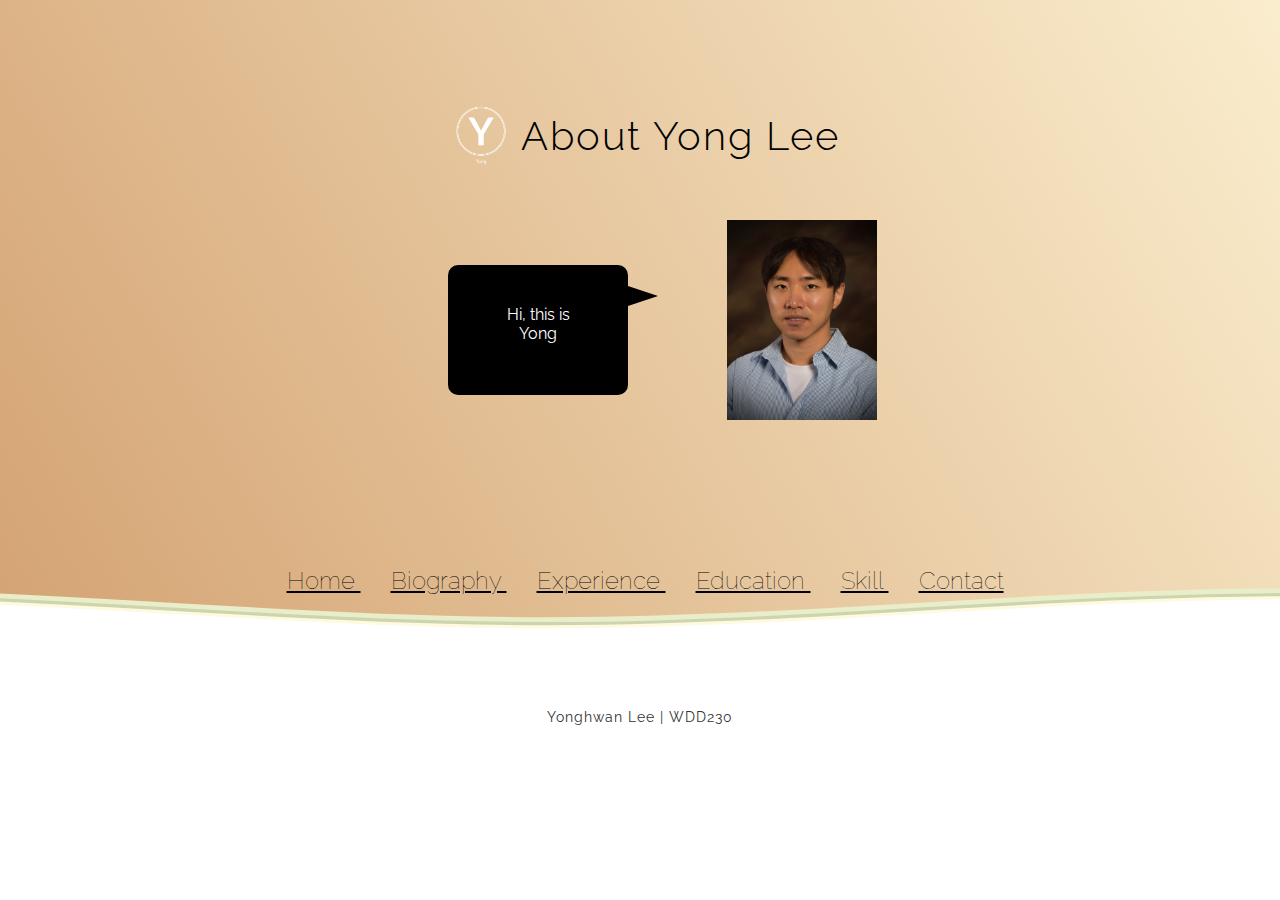
<file: index.html>
<!DOCTYPE html>
<html lang="en">
<head>
  <meta charset="UTF-8">
  <meta http-equiv="X-UA-Compatible" content="IE=edge">
  <meta name="viewport" content="width=device-width, initial-scale=1.0">
  <title>Document</title>
  <link rel="stylesheet" href="home.css">
  <link rel="stylesheet" href="small.css">
  <link rel="stylesheet" href="medium.css">
  <link rel="stylesheet" href="large.css">
  
</head>
<body>
  <div class="header">
    <!--Content before waves-->
    <div class="inner-header flex">
      <img src="./image/Yong-logos_white.png" alt="logo" style="height: 80px; width: 80px;">
      <h1>About Yong Lee</h1>
    </div>
    <div class ="grid1">
      <div class = "box">
        <div class = "pull">Hi, this is Yong </div>
      </div>
    </div>
    <div class ="grid1">
      <div class = "me"><img src="./image/Yonghwan.jpg" alt="me"></div>
    </div>
    <nav class="pages">
      <span class="topbarbutton"><a href="./index.html"> Home </a></span>
      <span class="topbarbutton"><a href="./biography/mylife.html"> Biography </a></span>
      <span class="topbarbutton"><a href="./experience/experience.html"> Experience </a></span>
      <span class="topbarbutton"><a href="./education/education.html"> Education </a></span>
      <span class="topbarbutton"><a href="./skill/skill.html"> Skill </a></span>
      <span class="topbarbutton"><a href="./contact/contact.html"> Contact </a></span>
    </nav>
  
    <!--Waves Container-->
    <div>
      <svg class="waves" xmlns="http://www.w3.org/2000/svg" xmlns:xlink="http://www.w3.org/1999/xlink"
        viewBox="0 24 150 28" preserveAspectRatio="none" shape-rendering="auto">
        <defs>
          <path id="gentle-wave" d="M-160 44c30 0 58-18 88-18s 58 18 88 18 58-18 88-18 58 18 88 18 v44h-352z" />
        </defs>
        <g class="parallax">
          <use xlink:href="#gentle-wave" x="48" y="0" fill="#E9EDC9" />
          <use xlink:href="#gentle-wave" x="48" y="3" fill="#CCD5AE" />
          <use xlink:href="#gentle-wave" x="48" y="5" fill="#FEFAE0" />
          <use xlink:href="#gentle-wave" x="48" y="7" fill="#fff" />
        </g>
      </svg>
    </div>
  <!--Waves end-->

  </div>
  <!--Header ends-->
  
  <!--Content starts-->
  <div class="content flex">
    <p>Yonghwan Lee | WDD230 </p>
  </div>
  <!--Content ends-->
</body>
</html>
</file>
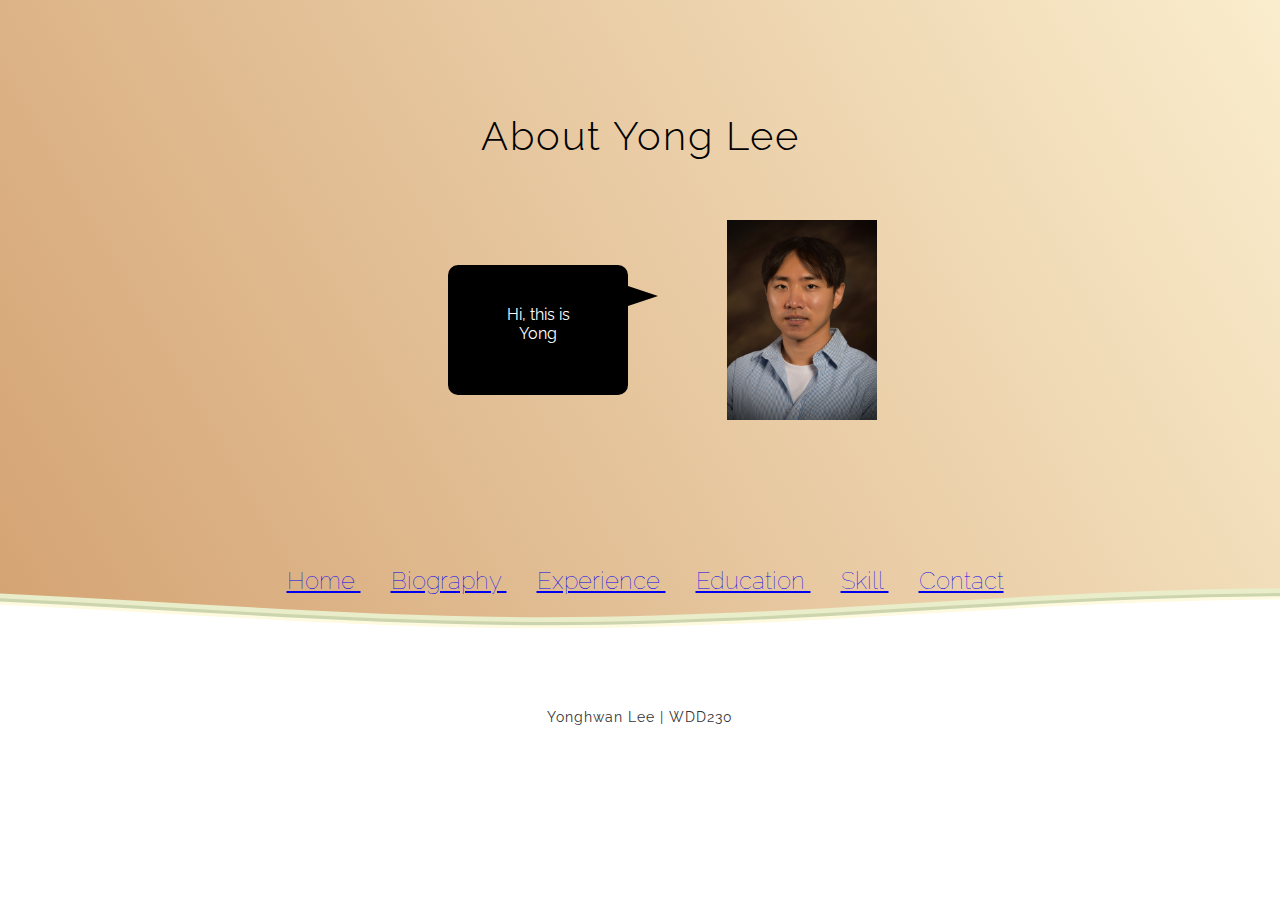
<file: home.html>
<!DOCTYPE html>
<html lang="en">
<head>
  <meta charset="UTF-8">
  <meta http-equiv="X-UA-Compatible" content="IE=edge">
  <meta name="viewport" content="width=device-width, initial-scale=1.0">
  <title>Document</title>
  <link rel="stylesheet" href="home.css">
  <link rel="stylesheet" href="small.css">
  <link rel="stylesheet" href="medium.css">
  <link rel="stylesheet" href="large.css">
  
</head>
<body>
  <div class="header">
    <!--Content before waves-->
    <div class="inner-header flex">
      <h1>About Yong Lee</h1>
    </div>
    <div class ="grid1">
      <div class = "box">
        <div class = "pull">Hi, this is Yong </div>
      </div>
    </div>
    <div class ="grid1">
      <div class = "me"><img src="./image/Yonghwan Lee.jpg" alt="me"></div>
    </div>
    <nav class="pages">
      <span><a href="./home.html"> Home </a></span>
      <span><a href="./biography/mylife.html"> Biography </a></span>
      <span><a href="./experience/experience.html"> Experience </a></span>
      <span><a href="./education/education.html"> Education </a></span>
      <span><a href="./skill/skill.html"> Skill </a></span>
      <span><a href="./contact/contact.html"> Contact </a></span>
    </nav>
  
    <!--Waves Container-->
    <div>
      <svg class="waves" xmlns="http://www.w3.org/2000/svg" xmlns:xlink="http://www.w3.org/1999/xlink"
        viewBox="0 24 150 28" preserveAspectRatio="none" shape-rendering="auto">
        <defs>
          <path id="gentle-wave" d="M-160 44c30 0 58-18 88-18s 58 18 88 18 58-18 88-18 58 18 88 18 v44h-352z" />
        </defs>
        <g class="parallax">
          <use xlink:href="#gentle-wave" x="48" y="0" fill="#E9EDC9" />
          <use xlink:href="#gentle-wave" x="48" y="3" fill="#CCD5AE" />
          <use xlink:href="#gentle-wave" x="48" y="5" fill="#FEFAE0" />
          <use xlink:href="#gentle-wave" x="48" y="7" fill="#fff" />
        </g>
      </svg>
    </div>
  <!--Waves end-->

  </div>
  <!--Header ends-->
  
  <!--Content starts-->
  <div class="content flex">
    <p>Yonghwan Lee | WDD230 </p>
  </div>
  <!--Content ends-->
</body>
</html>
</file>
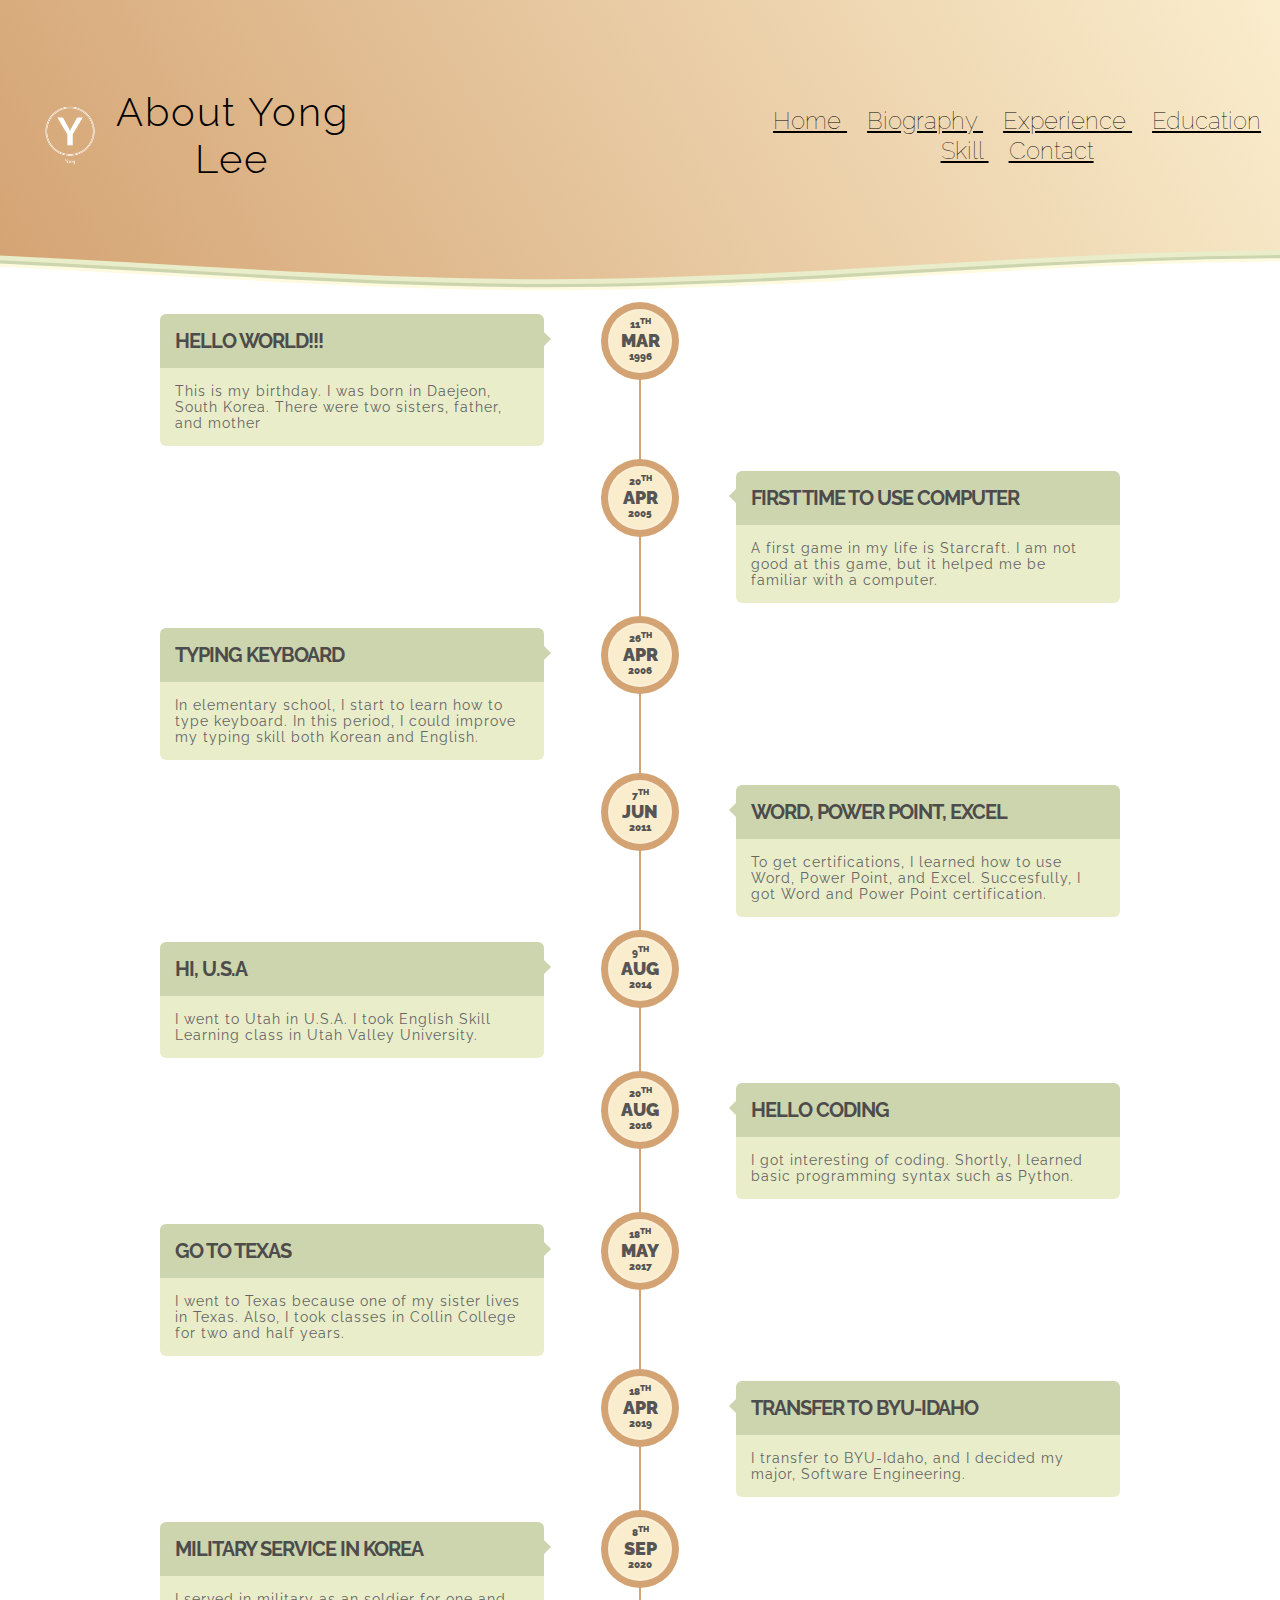
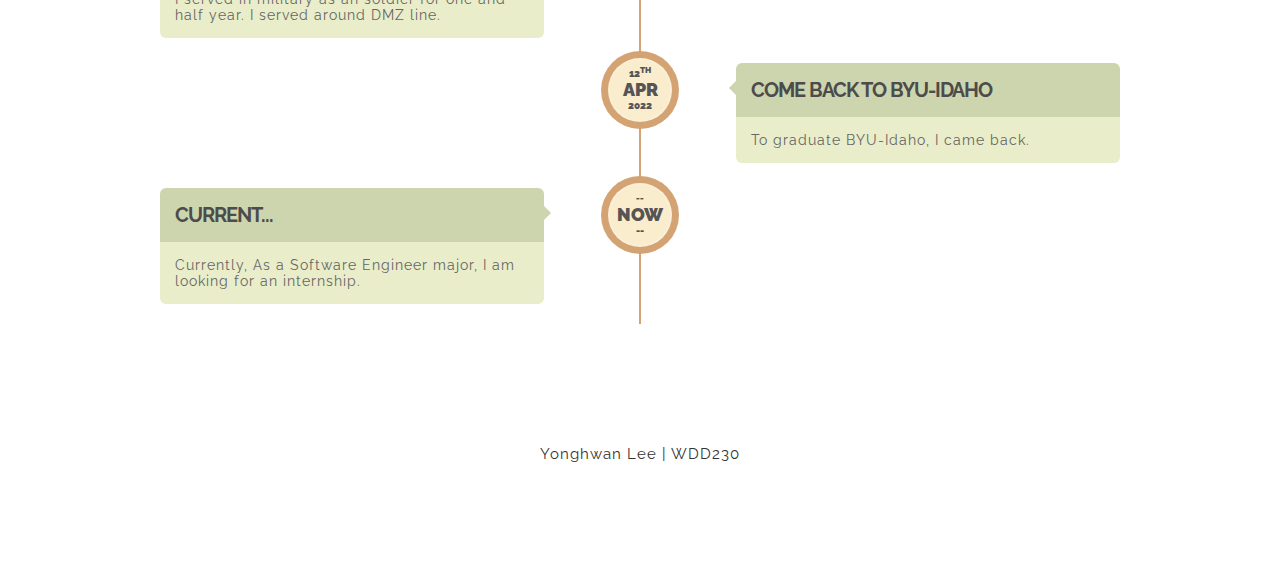
<file: biography/mylife.html>
<!DOCTYPE html>
<html lang="en">
<head>
    <meta charset="UTF-8">
    <meta http-equiv="X-UA-Compatible" content="IE=edge">
    <meta name="viewport" content="width=device-width, initial-scale=1.0">
    <title>biography</title>
    <link rel="stylesheet" href="./life.css">
    <link rel="stylesheet" href="../normalize.css">
    <link rel="stylesheet" href="../small.css">
    <link rel="stylesheet" href="../medium.css">
    <link rel="stylesheet" href="../large.css">
</head>
<body>
  <div class="header">
    <!--Content before waves-->
    <div class="inner-header flex">
      <img src="../image/Yong-logos_white.png" alt="logo" style="height: 80px; width: 80px; margin-left:30px;">
      <h1 class="website_name">About Yong Lee</h1>
    
      <nav class="pages">
        <span class="topbarbutton"><a href="../index.html"> Home </a></span>
        <span class="topbarbutton"><a href="./mylife.html"> Biography </a></span>
        <span class="topbarbutton"><a href="../experience/experience.html"> Experience </a></span>
        <span class="topbarbutton"><a href="../education/education.html"> Education </a></span>
        <span class="topbarbutton"><a href="../skill/skill.html"> Skill </a></span>
        <span class="topbarbutton"><a href="../contact/contact.html"> Contact </a></span>
      </nav>
    </div>
    <!--Waves Container-->
    <div>
      <svg class="waves" xmlns="http://www.w3.org/2000/svg" xmlns:xlink="http://www.w3.org/1999/xlink"
        viewBox="0 24 150 28" preserveAspectRatio="none" shape-rendering="auto">
        <defs>
          <path id="gentle-wave" d="M-160 44c30 0 58-18 88-18s 58 18 88 18 58-18 88-18 58 18 88 18 v44h-352z" />
        </defs>
        <g class="parallax">
          <use xlink:href="#gentle-wave" x="48" y="0" fill="#E9EDC9" />
          <use xlink:href="#gentle-wave" x="48" y="3" fill="#CCD5AE" />
          <use xlink:href="#gentle-wave" x="48" y="5" fill="#FEFAE0" />
          <use xlink:href="#gentle-wave" x="48" y="7" fill="#fff" />
        </g>
      </svg>
    </div>
  </div>
  <!--Header ends-->
  
  <main>
    <section id="timeline">
      <article>
        <div class="inner">
          <span class="date">
            <span class="day">11<sup>th</sup></span>
            <span class="month">Mar</span>
            <span class="year">1996</span>
          </span>
          <h2>Hello World!!!</h2>
          <p>This is my birthday. I was born in Daejeon, South Korea. There were two sisters, father, and mother</p>
          
        </div>
      </article>
      <article>
        <div class="inner">
          <span class="date">
            <span class="day">20<sup>th</sup></span>
            <span class="month">Apr</span>
            <span class="year">2005</span>
          </span>
          <h2>first time to use computer</h2>
          <p>A first game in my life is Starcraft. I am not good at this game, but it helped me be familiar with a computer.</p>
        </div>
      </article>
      <article>
        <div class="inner">
          <span class="date">
            <span class="day">26<sup>th</sup></span>
            <span class="month">Apr</span>
            <span class="year">2006</span>
          </span>
          <h2>typing keyboard</h2>
          <p>In elementary school, I start to learn how to type keyboard. In this period, I could improve my typing skill both Korean and English.</p>
        </div>
      </article>
      <article>
        <div class="inner">
          <span class="date">
            <span class="day">7<sup>th</sup></span>
            <span class="month">Jun</span>
            <span class="year">2011</span>
          </span>
          <h2>Word, Power Point, Excel</h2>
          <p>To get certifications, I learned how to use Word, Power Point, and Excel. Succesfully, I got Word and Power Point certification.</p>
        </div>
      </article>
      <article>
        <div class="inner">
          <span class="date">
            <span class="day">9<sup>th</sup></span>
            <span class="month">Aug</span>
            <span class="year">2014</span>
          </span>
          <h2>Hi, U.S.A</h2>
          <p>I went to Utah in U.S.A. I took English Skill Learning class in Utah Valley University.</p>
        </div>
      </article>
      <article>
        <div class="inner">
          <span class="date">
            <span class="day">20<sup>th</sup></span>
            <span class="month">Aug</span>
            <span class="year">2016</span>
          </span>
          <h2>Hello coding</h2>
          <p>I got interesting of coding. Shortly, I learned basic programming syntax such as Python.</p>
        </div>
      </article>
      <article>
        <div class="inner">
          <span class="date">
            <span class="day">18<sup>th</sup></span>
            <span class="month">May</span>
            <span class="year">2017</span>
          </span>
          <h2>Go to Texas</h2>
          <p>I went to Texas because one of my sister lives in Texas. Also, I took classes in Collin College for two and half years.</p>
        </div>
      </article>
      <article>
        <div class="inner">
          <span class="date">
            <span class="day">18<sup>th</sup></span>
            <span class="month">Apr</span>
            <span class="year">2019</span>
          </span>
          <h2>Transfer to BYU-Idaho</h2>
          <p>I transfer to BYU-Idaho, and I decided my major, Software Engineering.</p>
        </div>
      </article>
      <article>
        <div class="inner">
          <span class="date">
            <span class="day">8<sup>th</sup></span>
            <span class="month">Sep</span>
            <span class="year">2020</span>
          </span>
          <h2>Military service in Korea</h2>
          <p>I served in military as an soldier for one and half year. I served around DMZ line.</p>
        </div>
      </article>
      <article>
        <div class="inner">
          <span class="date">
            <span class="day">12<sup>th</sup></span>
            <span class="month">Apr</span>
            <span class="year">2022</span>
          </span>
          <h2>Come back to BYU-Idaho</h2>
          <p>To graduate BYU-Idaho, I came back. </p>
        </div>
      </article>
      <article>
        <div class="inner">
          <span class="date">
            <span class="day"><sup>__</sup> </span>
            <span class="month">Now</span>
            <span class="year">--</span>
          </span>
          <h2>Current...</h2>
          <p>Currently, As a Software Engineer major, I am looking for an internship.</p>
        </div>
      </article>
    </section>
  </main>

  <!--Content starts-->
  <footer>
    <div class="content flex">
      <p>Yonghwan Lee | WDD230 </p>
    </div>
  <!--Content ends-->
  </footer>
</body>
</html>
</file>
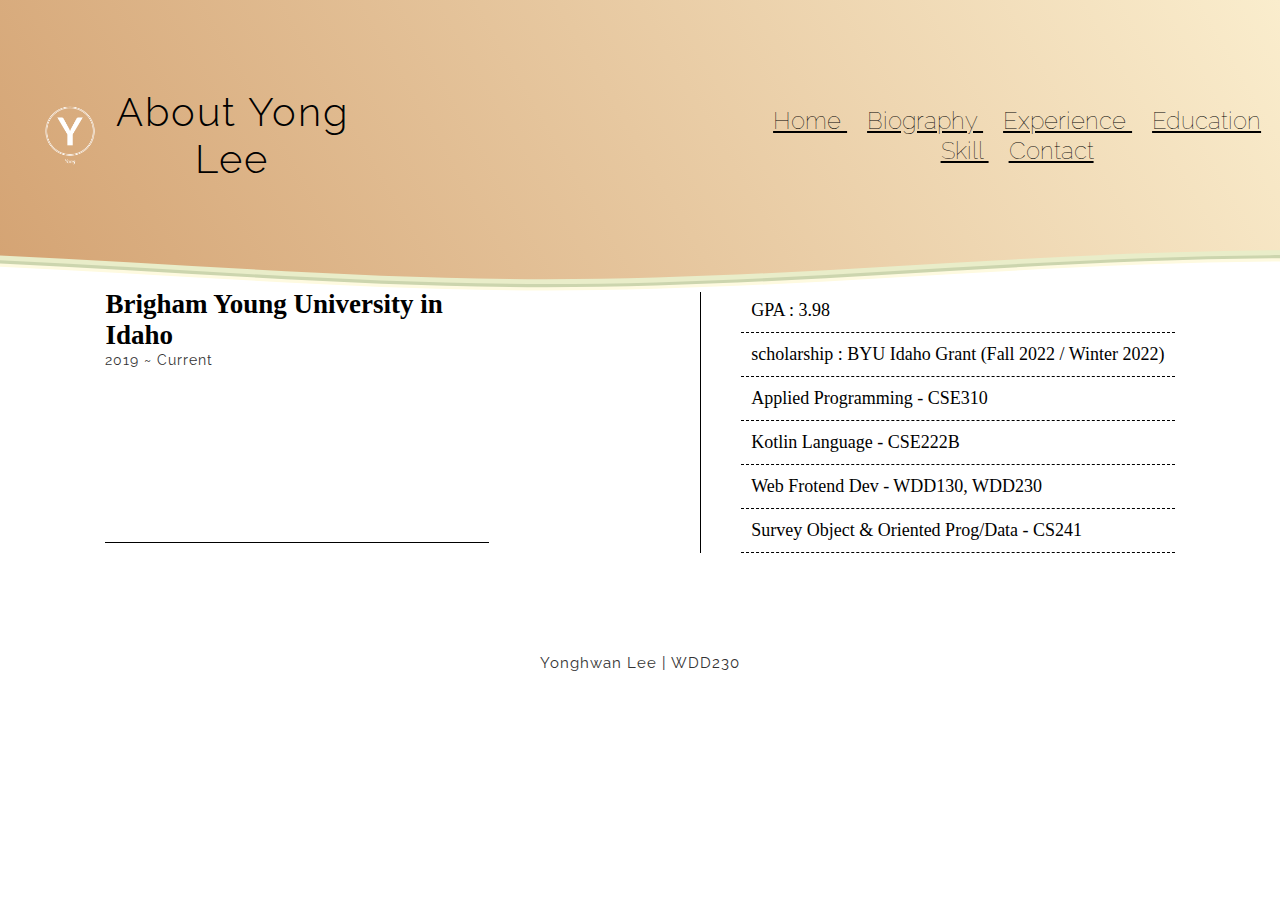
<file: education/education.html>
<!DOCTYPE html>
<html lang="en">
<head>
    <meta charset="UTF-8">
    <meta http-equiv="X-UA-Compatible" content="IE=edge">
    <meta name="viewport" content="width=device-width, initial-scale=1.0">
    <title>Document</title>
    <link rel="stylesheet" href="./education.css">
    <link rel="stylesheet" href="../normalize.css">
    <link rel="stylesheet" href="../small.css">
    <link rel="stylesheet" href="../medium.css">
    <link rel="stylesheet" href="../large.css">
</head>
<body>
  <div class="header">
    <!--Content before waves-->
    <div class="inner-header flex">
      <img src="../image/Yong-logos_white.png" alt="logo" style="height: 80px; width: 80px; margin-left:30px;">
      <h1 class="website_name">About Yong Lee</h1>
    
      <nav class="pages">
        <span class="topbarbutton"><a href="../index.html"> Home </a></span>
        <span class="topbarbutton"><a href="../biography/mylife.html"> Biography </a></span>
        <span class="topbarbutton"><a href="../experience/experience.html"> Experience </a></span>
        <span class="topbarbutton"><a href="../education/education.html"> Education </a></span>
        <span class="topbarbutton"><a href="../skill/skill.html"> Skill </a></span>
        <span class="topbarbutton"><a href="../contact/contact.html"> Contact </a></span>
      </nav>
    </div>
    <!--Waves Container-->
    <div>
      <svg class="waves" xmlns="http://www.w3.org/2000/svg" xmlns:xlink="http://www.w3.org/1999/xlink"
        viewBox="0 24 150 28" preserveAspectRatio="none" shape-rendering="auto">
        <defs>
          <path id="gentle-wave" d="M-160 44c30 0 58-18 88-18s 58 18 88 18 58-18 88-18 58 18 88 18 v44h-352z" />
        </defs>
        <g class="parallax">
          <use xlink:href="#gentle-wave" x="48" y="0" fill="#E9EDC9" />
          <use xlink:href="#gentle-wave" x="48" y="3" fill="#CCD5AE" />
          <use xlink:href="#gentle-wave" x="48" y="5" fill="#FEFAE0" />
          <use xlink:href="#gentle-wave" x="48" y="7" fill="#fff" />
        </g>
      </svg>
    </div>
  <!--Waves end-->

  </div>
  <!--Header ends-->
  <main>
    <li class="date">
      <h3>Brigham Young University in Idaho</h3>
      <p>2019 ~ Current</p>
    </li>
    <li class= "events">
      <ul class="events-detail">
        <li>
          <span class="event-name">GPA : 3.98</span><br />
        </li>
        
        <li>
          <span class="event-name">scholarship : BYU Idaho Grant (Fall 2022 / Winter 2022)</span><br /> 
        </li>
        
        <li>
          <span class="event-name">Applied Programming - CSE310 </span><br />
        </li>
        
        <li>
          <span class="event-name">Kotlin Language - CSE222B </span><br />
        </li>
        
        <li>
          <span class="event-name">Web Frotend Dev - WDD130, WDD230 </span><br />
        </li>

        <li>
          <span class="event-name">Survey Object & Oriented Prog/Data - CS241 </span><br />
        </li>
      </ul>  
      
    
    </li>
  </main>
  <!--Content starts-->
  <footer>
    <div class="content flex">
      <p>Yonghwan Lee | WDD230 </p>
    </div>
  </footer>
  <!--Content ends-->
</body>
</html>
</file>
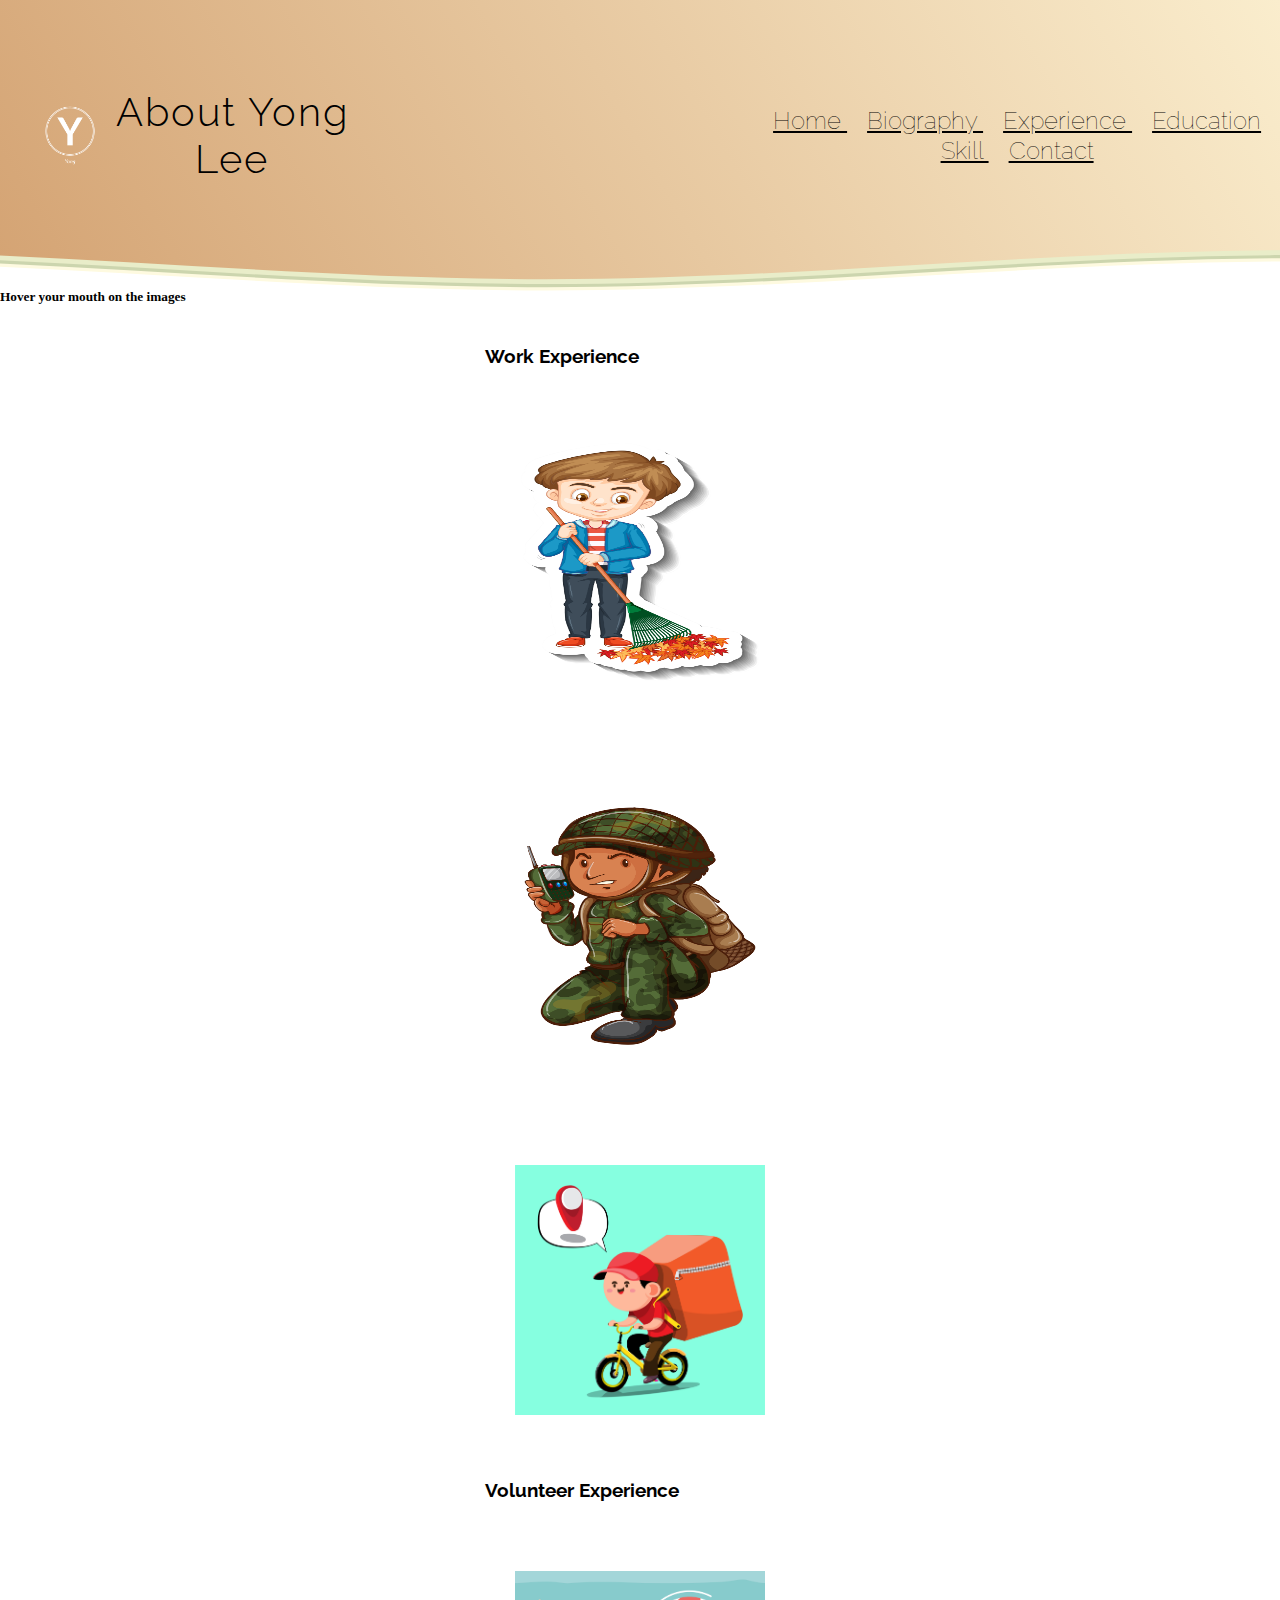
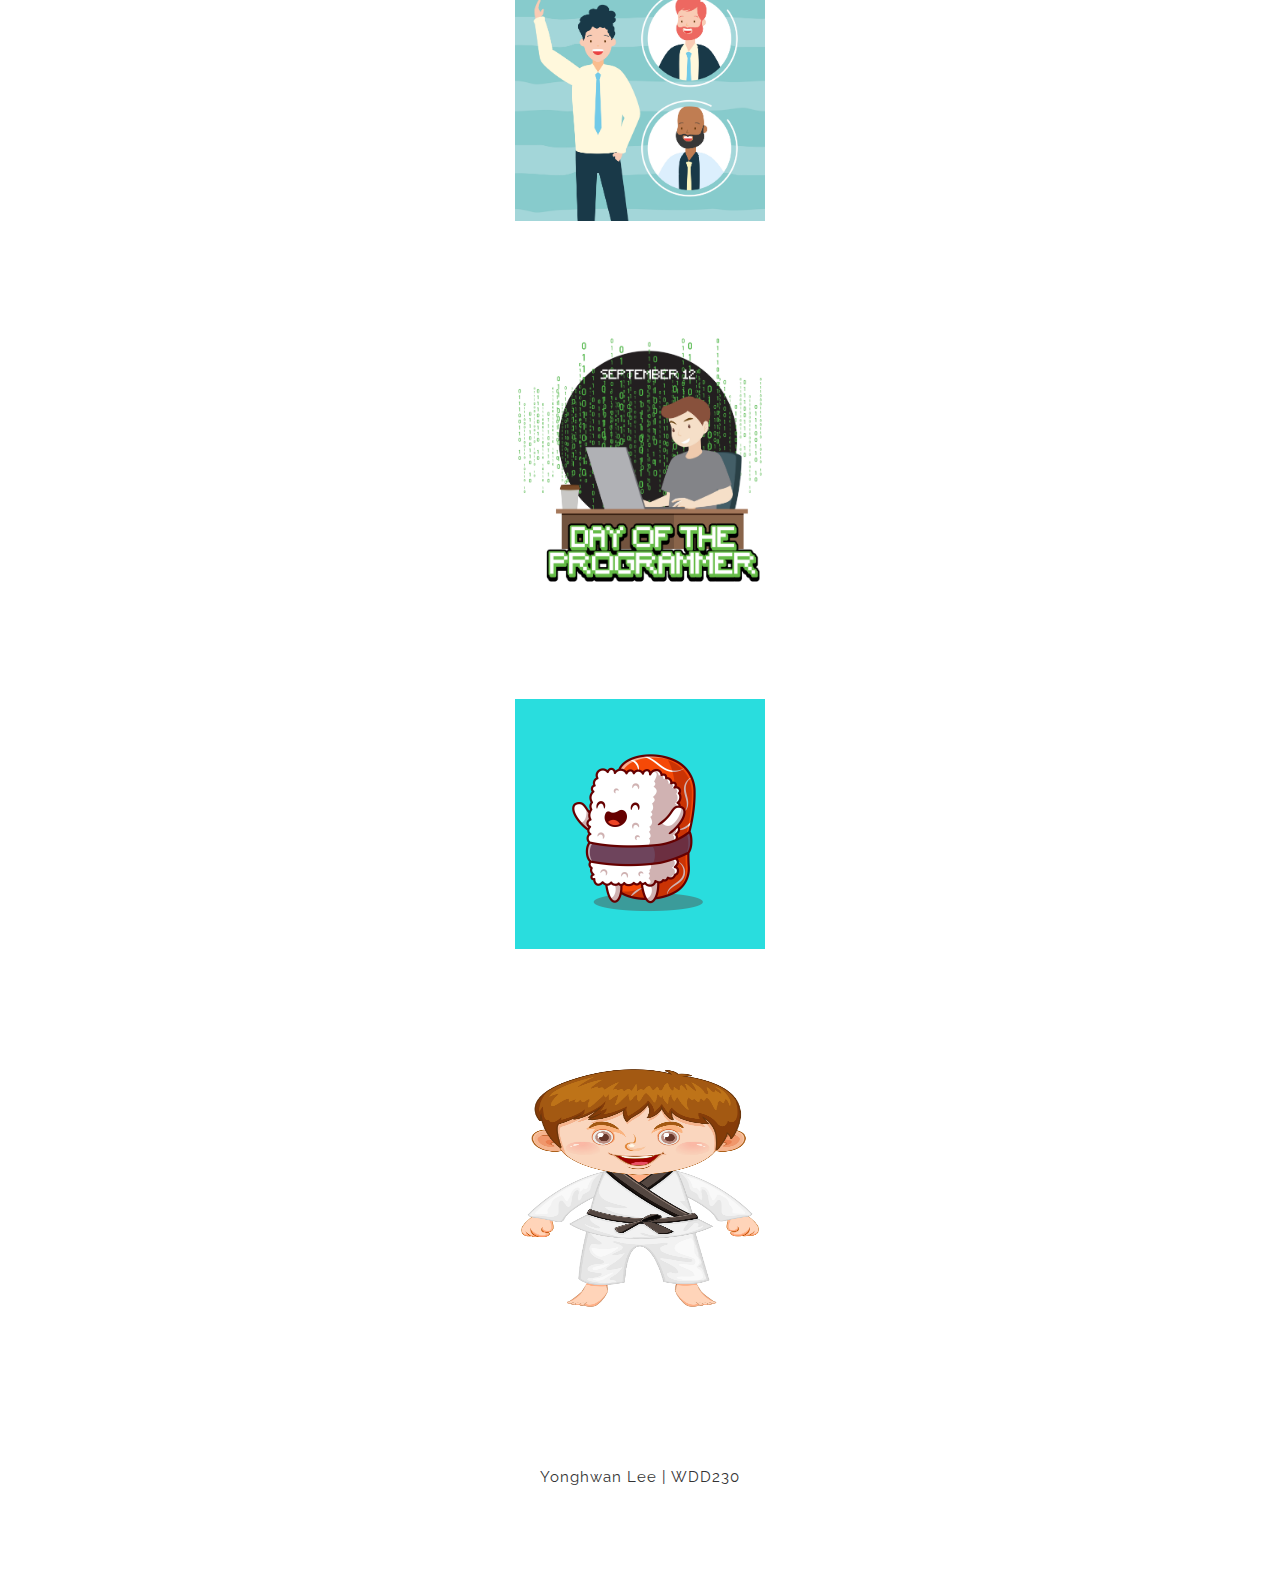
<file: experience/experience.html>
<!DOCTYPE html>
<html lang="en">
<head>
    <meta charset="UTF-8">
    <meta http-equiv="X-UA-Compatible" content="IE=edge">
    <meta name="viewport" content="width=device-width, initial-scale=1.0">
    <title>Document</title>
    <link rel="stylesheet" href="./experience.css">
    <link rel="stylesheet" href="../normalize.css">
    <link rel="stylesheet" href="../small.css">
    <link rel="stylesheet" href="../medium.css">
    <link rel="stylesheet" href="../large.css">
    
</head>
<body>
  <div class="header">
    <!--Content before waves-->
    <div class="inner-header flex">
      <img src="../image/Yong-logos_white.png" alt="logo" style="height: 80px; width: 80px; margin-left:30px;">
      <h1 class="website_name">About Yong Lee</h1>
    
      <nav class="pages">
        <span class="topbarbutton"><a href="../index.html"> Home </a></span>
        <span class="topbarbutton"><a href="../biography/mylife.html"> Biography </a></span>
        <span class="topbarbutton"><a href="experience.html"> Experience </a></span>
        <span class="topbarbutton"><a href="../education/education.html"> Education </a></span>
        <span class="topbarbutton"><a href="../skill/skill.html"> Skill </a></span>
        <span class="topbarbutton"><a href="../contact/contact.html"> Contact </a></span>
      </nav>
    </div>
    <!--Waves Container-->
    <div>
      <svg class="waves" xmlns="http://www.w3.org/2000/svg" xmlns:xlink="http://www.w3.org/1999/xlink"
        viewBox="0 24 150 28" preserveAspectRatio="none" shape-rendering="auto">
        <defs>
          <path id="gentle-wave" d="M-160 44c30 0 58-18 88-18s 58 18 88 18 58-18 88-18 58 18 88 18 v44h-352z" />
        </defs>
        <g class="parallax">
          <use xlink:href="#gentle-wave" x="48" y="0" fill="#E9EDC9" />
          <use xlink:href="#gentle-wave" x="48" y="3" fill="#CCD5AE" />
          <use xlink:href="#gentle-wave" x="48" y="5" fill="#FEFAE0" />
          <use xlink:href="#gentle-wave" x="48" y="7" fill="#fff" />
        </g>
      </svg>
    </div>
  <!--Waves end-->
  </div>
  <!--Header ends-->
  <h5 class="instruction">Hover your mouth on the images</h5>
  <main>
    <div class="galery_container">
      <div class="column">
        <h3>Work Experience</h3>
          <div class="image_container">
              <img class="loader" src="../image/custodian.jpg"/>
              <div class="left_image_description">
                  <h3>Custodian</h3> 
                  <h4>Smith building in BYU-Idaho</h4>   
                  <p>Led a more than 20% effective study time by waking up at 4:30 AM</p>
                  <p>Analyzed supervisor's gestures and talking patterns. Understanding the supervisor's wants, finished the 
                    job 20 minutes early, and helped co-workers</p>
                  <p>Got the job done 20 minutes early by building communication for role sharing with colleagues before 
                    starting the job due to effective and efficient dialogue.</p>
              </div>
          </div>
          <div class = "image_container">
            <img class="loader" src="../image/soldier.jpg"/>
            <div class="left_image_description">
              <h3>Soldier</h3>
              <h4>Job title: Operational Soldier</h4>
              <h4>8th GOP in Republic of Korea</h4>
              <p>Detected North Korea's behavior with 16 special cameras and if detecting risky or special behavior of 
                  enemy, found a reason for the enemy's action and submit a report including time, location, and expected 
                  route to the battalion commander.</p>
              <p>Analyzed complaints of 200 soldiers within 8GOP. The improvement increased soldiers' service 
                  satisfaction by about 10%.</p>
              <p>Managed the entry and exit of more than 100 outsiders every day and perfectly succeeded in identifying 
                  outsiders' movements before leaving.</p>
            </div>
          </div>
          <div class = "image_container">
            <img class="loader" src="../image/delivery.jpg"/>
            <div class="left_image_description">
              <h3>Deliver</h3> 
              <h4>Coupang in Republic of Korea</h4>
                <p>Spent more than 5 hours per a day</p>
                <p>delivered more than 100 items everyday</p>
            </div>
          </div>
      </div>

      <div class="column">
        
        <h3>Volunteer Experience</h3>
        <div class = "image_container">
          <img class="loader" src="../image/manager.jpg"/>
          <div class="right_image_description">
            <h3>Team Bottle Flavor</h3> 
            <h4>Job title : Project Manager</h4>
              <p>By using an android studio and java, we made an simulation game app</p>
              <p>Created a team and used Kotlin to develop a simulation game app 60% of the time</p>
              <p>Produced a story and 4 button selections. Depending on the user's selection, the preference index of a 
                character was changed differently</p>
              <p>Created a time schedule to lead the team and designed a goal to finish the project. After using a time 
                schedule, 100% of the members raised efficiency</p>
          </div>
        </div>
        <div class = "image_container">
          <img class="loader" src="../image/programmer.jpg"/>
          <div class="right_image_description">
            <h3>Individual Flutter app developer</h3> 
            <h4>Mobile Family Album</h4>
              <p>By using a flutter and Dart language, I made an app</p>
              <p>Managed and identified customer needs by having zoom meetings 2 times a week.</p>
              <p>Developed the app 100% without the help of others by operating Flutter and Firebase.</p>
          </div>
        </div>
        <div class = "image_container">
          <img class="loader" src="../image/sushi.jpg"/>
          <div class="right_image_description">
            <h3>Snow Fox</h3> 
            <h4>Job title : Sushi Man</h4>
              <p>Cooked over 100 sushi rolls every weekday by arriving at 5:30 AM</p>
              <p>Explained roll menu to customers and dealt with more than over 50 customers every workday</p>
              <p>Increased 10% sales by providing smiles and thanks to customers</p>
          </div>
        </div>
          
        <div class = "image_container">
          <img class="loader" src="../image/taekwondo.jpg"/>
          <div class="right_image_description">
            <h3>White Tiger</h3> 
            <h4>Job title : Instructor</h4>
              <p>Taught Taekwondo to over 500 people and promoted over 100 people to black belt</p>
              <p>Got more than 50 new members after synthesizing people's needs, finding what people enjoy, 
                amplifying the fun, and doing various performances for advertisements</p>
          </div>
        </div>
      </div>
  </div>
  </main>
  <!--Content starts-->
  <footer>
    <div class="content flex">
      <p>Yonghwan Lee | WDD230 </p>
    </div>
  </footer>
  <!--Content ends-->
</body>
</html>
</file>
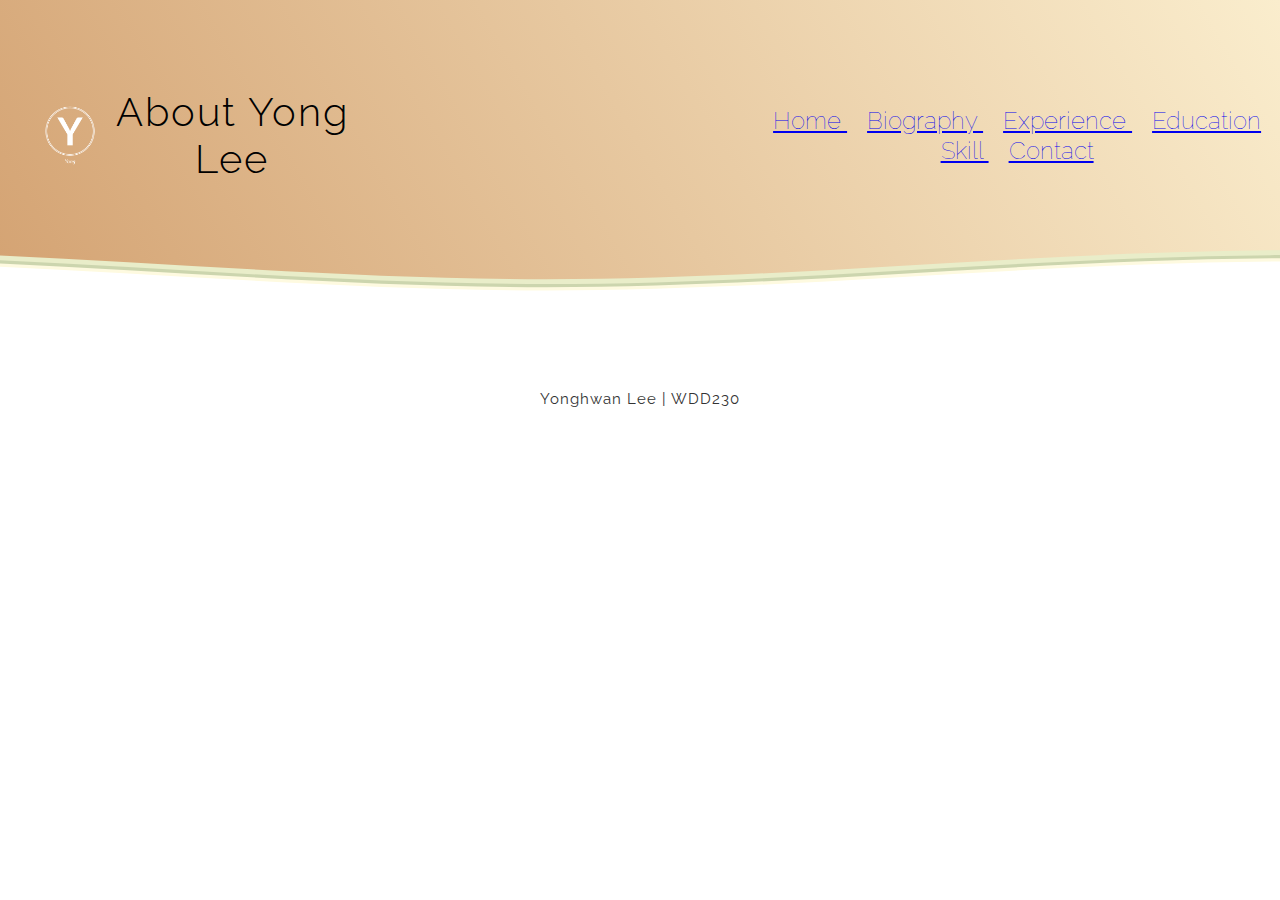
<file: skill/skill.html>
<!DOCTYPE html>
<html lang="en">
<head>
    <meta charset="UTF-8">
    <meta http-equiv="X-UA-Compatible" content="IE=edge">
    <meta name="viewport" content="width=device-width, initial-scale=1.0">
    <title>Document</title>
    <link rel="stylesheet" href="skill.css">
    <link rel="stylesheet" href="../normalize.css">
    <link rel="stylesheet" href="../small.css">
    <link rel="stylesheet" href="../medium.css">
    <link rel="stylesheet" href="../large.css">
</head>
<body>
  <div class="header">
    <!--Content before waves-->
    <div class="inner-header flex">
      <img src="../image/Yong-logos_white.png" alt="logo" style="height: 80px; width: 80px; margin-left:30px; box-shadow: 0px 0px 0px 0px;">
      <h1 class="website_name">About Yong Lee</h1>
    
      <nav class="pages">
        <span><a href="../index.html"> Home </a></span>
        <span><a href="../biography/mylife.html"> Biography </a></span>
        <span><a href="../experience/experience.html"> Experience </a></span>
        <span><a href="../education/education.html"> Education </a></span>
        <span><a href="../skill/skill.html"> Skill </a></span>
        <span><a href="../contact/contact.html"> Contact </a></span>
      </nav>
    </div>
    <!--Waves Container-->
    <div>
      <svg class="waves" xmlns="http://www.w3.org/2000/svg" xmlns:xlink="http://www.w3.org/1999/xlink"
        viewBox="0 24 150 28" preserveAspectRatio="none" shape-rendering="auto">
        <defs>
          <path id="gentle-wave" d="M-160 44c30 0 58-18 88-18s 58 18 88 18 58-18 88-18 58 18 88 18 v44h-352z" />
        </defs>
        <g class="parallax">
          <use xlink:href="#gentle-wave" x="48" y="0" fill="#E9EDC9" />
          <use xlink:href="#gentle-wave" x="48" y="3" fill="#CCD5AE" />
          <use xlink:href="#gentle-wave" x="48" y="5" fill="#FEFAE0" />
          <use xlink:href="#gentle-wave" x="48" y="7" fill="#fff" />
        </g>
      </svg>
    </div>
  <!--Waves end-->

  </div>
  <!--Header ends-->
  <main>
    <div class = "cards"></div>
  </main>
  <!--Content starts-->
  <footer>
    <div class="content flex">
      <p>Yonghwan Lee | WDD230 </p>
    </div>
  </footer>
  <!--Content ends-->
  <script src = "skill.js"></script>
</body>
</html>
</file>
<file: home.css>
@import url('https://fonts.googleapis.com/css2?family=Raleway:ital,wght@0,100;0,300;1,100&family=Rubik+Dirt&display=swap');

span{
  margin-left: 20px;
}
body {
  margin:0;
}
div{
  font-family: 'Raleway', italic;
}

h1 {
  font-family: 'Raleway', sans-serif;
  font-weight:300;
  letter-spacing: 2px;
  font-size:48px;
}
p {
  font-family: 'Raleway', sans-serif;
  letter-spacing: 1px;
  font-size:14px;
  color: #333333;
}

.header {
  position:relative;
  text-align:center;
  background: linear-gradient(60deg, #D4A373, #FAEDCD);
  color:black;
}

.box{
  padding: 20px;
}
.grid1{
  display: inline-grid;
}

.pages {
  font-weight: 50;
  font-size: 25px;
  margin-top: -100px;
}

.pull {position:relative; 
  margin: 50px; 
  padding: 
  20px; 
  width:200px; 
  height:60px; 
  color: #FFF; 
  border-radius: 10px; 
  background-color: #000;
  top: -150px;
}

.pull:after {
  content:""; 
  position: absolute; 
  top: 21px; 
  right: -30px; 
  border-left: 30px solid #000; 
  border-top: 10px solid transparent; 
  border-bottom: 10px solid transparent;}

.inner-header {
  height:30vh;
  width:100%;
  margin: 0px 200px;
  padding: 0;
}

.flex { /*Flexbox for containers*/
  display: flex;
  justify-content: center;
  align-items: center;
  text-align: center;
}

.topbarbutton a{
  color: black;
}

.waves {
  position:relative;
  width: 100%;
  height:15vh;
  margin-bottom:-7px; /*Fix for safari gap*/
  min-height:100px;
  max-height:150px;
  margin-top: -10px;
}

/* Animation */

.parallax > use {
  animation: move-forever 25s cubic-bezier(.55,.5,.45,.5)     infinite;
}
.parallax > use:nth-child(1) {
  animation-delay: -2s;
  animation-duration: 7s;
}
.parallax > use:nth-child(2) {
  animation-delay: -3s;
  animation-duration: 10s;
}
.parallax > use:nth-child(3) {
  animation-delay: -4s;
  animation-duration: 13s;
}
.parallax > use:nth-child(4) {
  animation-delay: -5s;
  animation-duration: 20s;
}
@keyframes move-forever {
  0% {
   transform: translate3d(-90px,0,0);
  }
  100% { 
    transform: translate3d(85px,0,0);
  }
}


img {
  width: 150px;
  height: 200px;
  object-fit: fill;
}
</file>
<file: small.css>
@media screen and (min-width: 400px) {
    .waves {
      height:40px;
      min-height:40px;
    }
    .content {
      height:30vh;
    }

    /* homepage image */
    .box {
      padding: 20px;
    }
    .me{
      height: 150px;
      width: 120px;
      margin-top: -50px;
    }
    .pull {position:relative; 
      margin: 20px; 
      padding: 20px; 
      width:50px; 
      height:40px; 
      color: #FFF; 
      border-radius: 10px; 
      background-color: #000;
      top: -100px;
    }
    
    .date {
      width: 30%;
      border-bottom: 1px solid #000;
      margin-bottom: 10px;
    }
    
    .pages {
      margin: 30px;
    }

    /* logo */
    div h1{
      display: none;
      margin-top: 50px;
    }

    span a{
      font-size: small;
      margin-right: 10px;
    }
}
</file>
<file: medium.css>
@media screen and (min-width: 700px) {
    .waves {
      height:45px;
      min-height:45px;
    }
    .content {
      height:30vh;
    }
    h1 {
      font-size:30px;
    }

    span a{
      font-size: medium;
      margin-right: 30px;
    }
  }
</file>
<file: large.css>
@media screen and (min-width: 1100px) {
  
  .content {
    height:20vh;
  }
  h1 {
    font-size:40px;
  }

  /* logo */
  div h1{
    display: block;
    margin-right: 400px;
    margin-bottom:50px;
  }


  /* homepage */

  .box {
    padding: 20px;
  }
  .me{
    height: 250px;
    width: 200px;
    margin-top: -50px;
  }
  .pull {position:relative; 
    margin: 50px; 
    padding: 40px; 
    width:100px; 
    height:50px; 
    color: #FFF; 
    border-radius: 10px; 
    background-color: #000;
    top: -100px;
  }
  
  .date {
    width: 30%;
    border-bottom: 1px solid #000;
    margin-bottom: 10px;
  }

  .pages {
    margin: 0px;
  }

  /* topbar select pages */
  span a{
    font-size: x-large;
    margin-right: 10px;
  }
}
</file>
<file: biography/life.css>
section#timeline {
    width: 75%;
    margin: 20px auto;
    position: relative;
  }
  section#timeline:before {
    content: '';
    display: block;
    position: absolute;
    left: 50%;
    top: 0;
    margin: 0 0 0 -1px;
    width: 2px;
    height: 100%;
    background: #D4A373;
  }
  section#timeline article {
    width: 100%;
    margin: 0 0 20px 0;
    position: relative;
  }
  section#timeline article:after {
    content: '';
    display: block;
    clear: both;
  }
  section#timeline article div.inner {
    width: 40%;
    float: left;
    margin: 5px 0 0 0;
    border-radius: 6px;
  }
  section#timeline article div.inner span.date {
    display: block;
    width: 60px;
    height: 50px;
    padding: 5px 0;
    position: absolute;
    top: 0;
    left: 50%;
    margin: 0 0 0 -32px;
    border-radius: 100%;
    font-size: 12px;
    font-weight: 900;
    
    text-transform: uppercase;
    background: #FAEDCD;
    color: rgb(86, 84, 84);
    border: 2px solid rgba(255,255,255,0.2);
    box-shadow: 0 0 0 7px #D4A373;
  }
  section#timeline article div.inner span.date span {
    display: block;
    text-align: center;
  }
  section#timeline article div.inner span.date span.day {
    font-size: 10px;
  }
  section#timeline article div.inner span.date span.month {
    font-size: 18px;
  }
  section#timeline article div.inner span.date span.year {
    font-size: 10px;
  }
  section#timeline article div.inner h2 {
    padding: 15px;
    margin: 0;
    color: #4d4b4b;
    font-size: 20px;
    text-transform: uppercase;
    letter-spacing: -1px;
    border-radius: 6px 6px 0 0;
    position: relative;
  }
  section#timeline article div.inner h2:after {
    content: '';
    position: absolute;
    top: 20px;
    right: -5px;
        width: 10px; 
        height: 10px;
    -webkit-transform: rotate(-45deg);
  }
  section#timeline article div.inner p {
    padding: 15px;
    margin: 0;
    font-size: 14px;
    background: #E9EDC9;
    color: #656565;
    border-radius: 0 0 6px 6px;
  }
  section#timeline article:nth-child(2n+2) div.inner {
    float: right;
  }
  section#timeline article:nth-child(2n+2) div.inner h2:after {
    left: -5px;
  }
  section#timeline article div.inner h2 {
    background: #CCD5AE;
  }
  section#timeline article div.inner h2:after {
    background: #CCD5AE;
  }

  @media screen and (min-width: 400px) {
    div.inner h1{
      display: none;
    }
  }
</file>
<file: education/education.css>
h3 {padding: 0;}

.date h3 {
    font-size: 1.5em;
}

.date p {
    font-size: .8em;
  }

.events {
    border-left: 1px solid black;
}


.events-detail {
    max-width: 550px;
}

.events-detail li{
    padding: 10px;
    border-bottom: 1px dashed black;
    line-height: 22px;
    transition: ease .4s all;
  }

.events-detail li:hover{
    background: #FAEDCD;
}

li{
    list-style:none;
}



@media screen and (min-width: 400px) {
    .date{
        font-size: small;
    }
    .event-name{
        font-size: small;
    }
}
@media screen and (min-width: 1100px) {
    .date{
        font-size: large;
    }
    .event-name{
        font-size: large;
    }
}
</file>
<file: experience/experience.css>
h3,
h4{
    margin: 10px 20px;
}

.discover_title {
    text-align: center;
}
.galery_container {
    display: flex;
    flex-direction: column;
}


.main_discover {
    max-width: 1600px;
}

.loader{
  width: 250px;
  height: 250px;
}
.column {
    gap: 10px;
    display: flex;
    flex-direction: column;
}
.galery_container {
    margin-top: 30px;
    margin-left: 20px;
    margin-right: 20px;

}

.left_image_description {
    position: relative;
    bottom: 0px;
    background-color: black;
    opacity: 1;
    width: 100%;
    border-radius: 10px 10px 10px 10px;
}

.right_image_description {
    position: relative;
    bottom: 0px;
    background-color: black;
    opacity: 1;
    width: 100%;
    border-radius: 10px 10px 10px 10px;
}

.left_image_description p {
    color: white;
    padding: 20px;
}

.right_image_description p {
    color: white;
    padding: 20px;
}

main .resume{
    position: relative;
    justify-content: center;
    display: block;
}

@keyframes shine {
    from {
        background-position: -10%;
    }
    to {
        background-position: 120% 0%, 50% 0%;
    }
}


@media screen and (min-width:400px) {
    .loader{
        margin:50px;
    }
    .image_container:hover {
        transform: scale(1.1);
        transition: transform 330ms ease-in-out;
        z-index: 1;
    }
    .image_container:not(hover) {
        transform: scale(1);
        transition: transform 330ms ease-in-out;
        
    }

    .left_image_description {
        display: none;
    }
    .right_image_description {
        display: none;
    }

    .left_image_description p {
        color: black;
        padding: 20px;
    }
    .right_image_description p {
        color: black;
        padding: 20px;
    }

    .image_container:hover .left_image_description {
        display: block;
        position: absolute;
        bottom: 0px;
        background-color: #CCD5AE;
        opacity: 1;
        width: 100%;
        height: fit-content;
        border-radius: 10px 10px 10px 10px;
        font-size: small;
    }

    .left_image_description p{
        font-size: xx-small;
    }
    .right_image_description p{
        font-size: xx-small;
    }
    .image_container:hover .right_image_description {
        display: block;
        position: absolute;
        bottom: 0px;
        background-color: #CCD5AE;
        opacity: 1;
        width: 100%;
        height: fit-content;
        border-radius: 10px 10px 10px 10px;
        font-size: small;
    }
}



@media  screen and (min-width:1400px) {
    .loader{
        margin:0px;
    }
    main {
        grid-template-columns: 20% 1fr 20%;
        grid-template-rows: 1fr 1fr 1fr;
    }
    .image_container:hover {
        transform: scale(1.1);
        transition: transform 330ms ease-in-out;
        z-index: 1;
    }
    .image_container:not(hover) {
        transform: scale(1);
        transition: transform 330ms ease-in-out;
    }
    
    .galery_container {
        display: flex;
        flex-direction: row;
        flex-wrap: wrap;
    }
    .column {
        margin-left: 200px;
        margin-right: 200px;
      
    }
    .left_image_description {
        display: none;
    }
    .right_image_description {
        display: none;
    }
    .left_image_description p {
        color: black;
        padding: 20px;
    }
    .right_image_description p {
        color: black;
        padding: 20px;
    }
    .image_container:hover .left_image_description {
        display: block;
        position: absolute;
        left: 250px;
        top: 25px;
        background-color: #CCD5AE;
        opacity: 1;
        width: 130%;
        height: fit-content;
        border-radius: 10px 10px 10px 10px;
        font-size: large;
    }

    .image_container:hover .right_image_description {
        display: block;
        position: absolute;
        right: 250px;
        top: 25px;
        background-color: #CCD5AE;
        opacity: 1;
        width: 130%;
        height: fit-content;
        border-radius: 10px 10px 10px 10px;
        font-size: large;
    }
    .left_image_description p{
        font-size: medium;
    }
    .right_image_description p{
        font-size: medium;
    }
}
</file>
<file: skill/skill.css>
.cards {
    display: flex;
    flex-wrap: wrap;
    text-align: center;
    justify-content: center;
}

.cards section {
    border: 1px solid brown;
    background-color: #D4A373;
    padding: 30px;
    text-align: center;
    width: 200px;
    margin: 20px;
}
h2{
    color: sienna;
    text-align: center;
    margin-top: 30px;
}

img {
    width: 90%;
    box-shadow: 5px 10px 8px 5px #888888;
}
</file>
